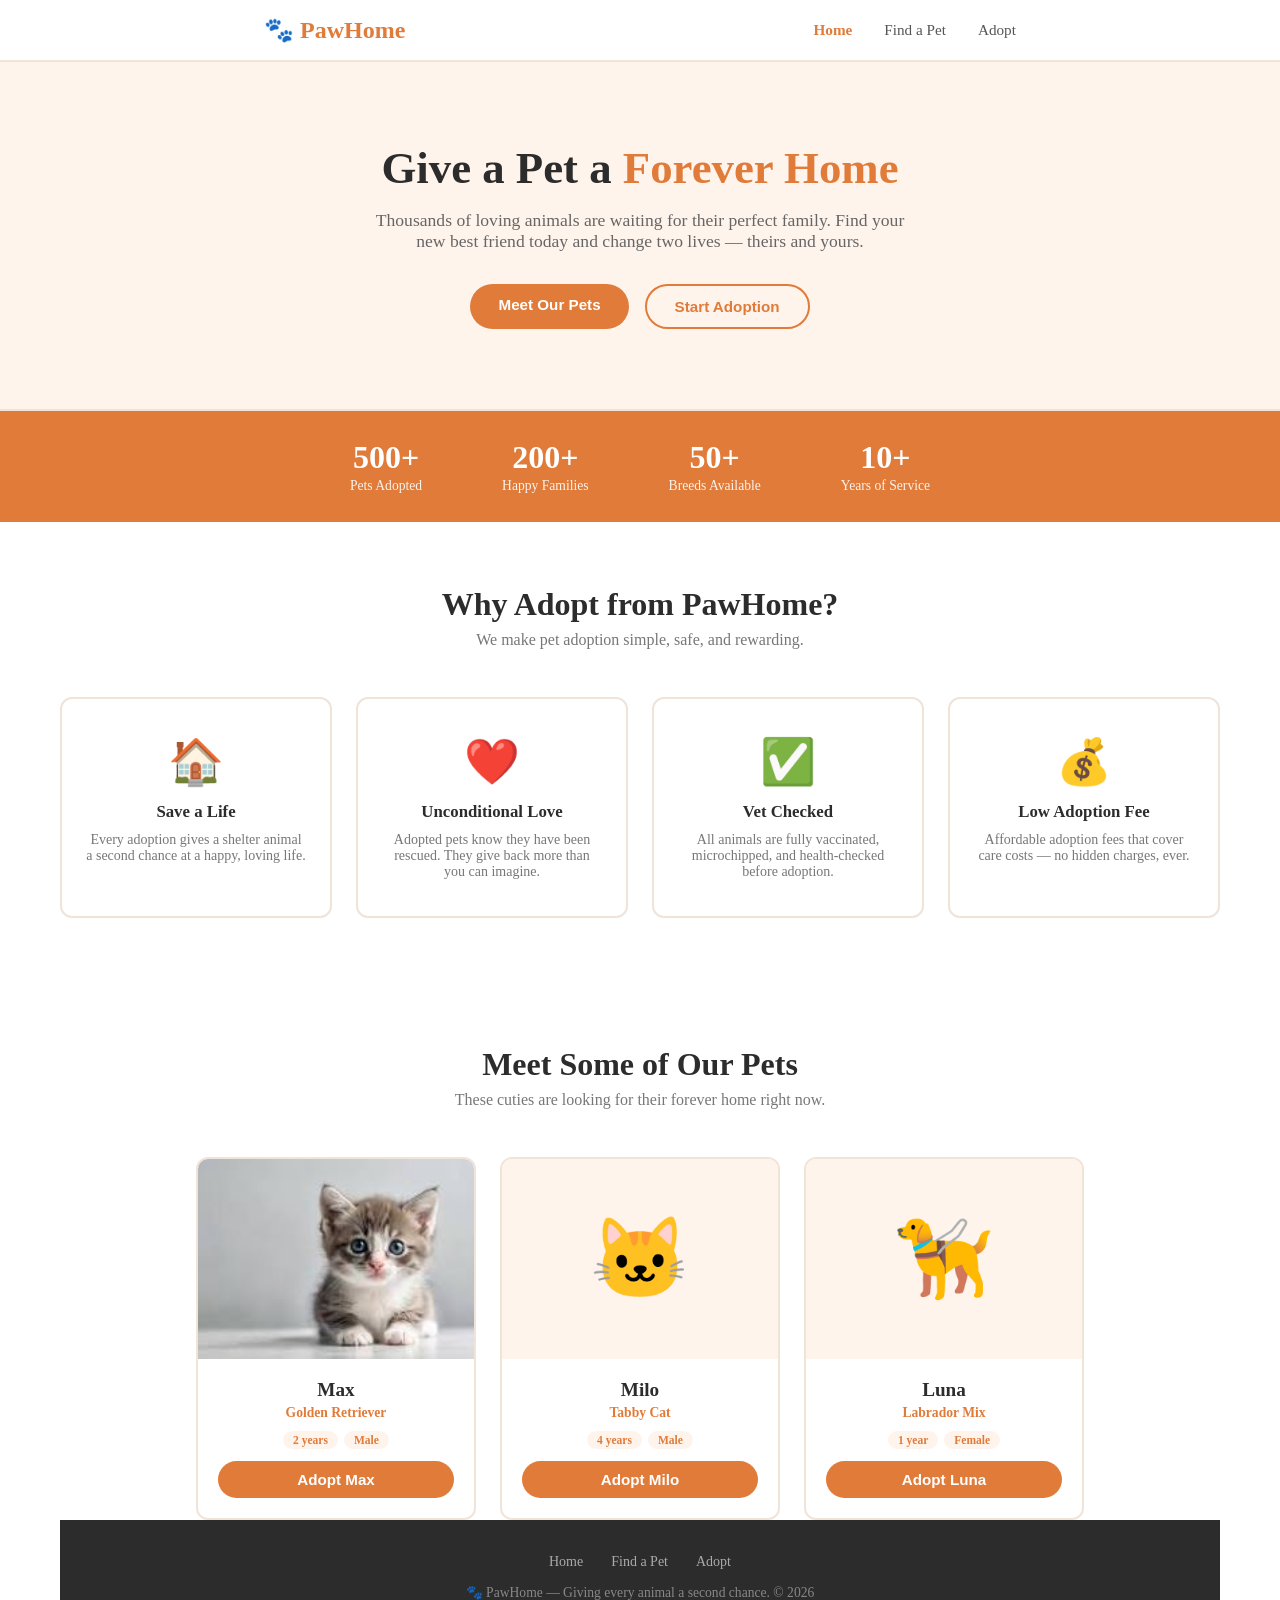
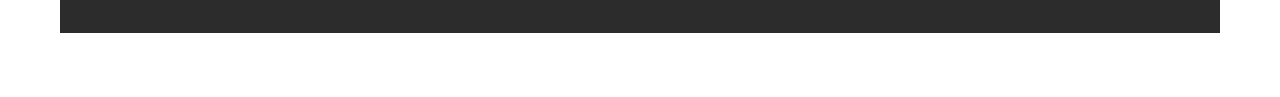
<file: index.html>
<!DOCTYPE html>
<html lang="en">

<head>
    <meta charset="UTF-8">
    <meta name="viewport" content="width=device-width, initial-scale=1.0">
    <title>Pet adoption</title>
    <link rel="stylesheet" href="style.css">
</head>

<body>

    <nav class="navbar">
        <a href="index.html" class="nav-logo">🐾 PawHome</a>
        <ul class="nav-links">
            <li><a href="index.html" class="active">Home</a></li>
            <li><a href="pets.html">Find a Pet</a></li>
            <li><a href="contact.html">Adopt</a></li>
        </ul>
    </nav>


    <!-- ========== HERO ========== -->
    <section class="hero">
        <h1>Give a Pet a <span>Forever Home</span></h1>
        <p>
            Thousands of loving animals are waiting for their perfect family.
            Find your new best friend today and change two lives — theirs and yours.
        </p>
        <div class="hero-buttons">
            <a href="pets.html" class="btn btn-primary">Meet Our Pets</a>
            <a href="contact.html" class="btn btn-outline">Start Adoption</a>
        </div>
    </section>


    <!-- ========== STATS BAR ========== -->
    <div class="stats-bar">
        <div class="stat-item">
            <span class="number">500+</span>
            <span class="label">Pets Adopted</span>
        </div>
        <div class="stat-item">
            <span class="number">200+</span>
            <span class="label">Happy Families</span>
        </div>
        <div class="stat-item">
            <span class="number">50+</span>
            <span class="label">Breeds Available</span>
        </div>
        <div class="stat-item">
            <span class="number">10+</span>
            <span class="label">Years of Service</span>
        </div>
    </div>


    <!-- ========== WHY ADOPT ========== -->
    <section class="section">
        <div class="section-title">
            <h2>Why Adopt from PawHome?</h2>
            <p>We make pet adoption simple, safe, and rewarding.</p>
        </div>


        <div class="cards-row">

            <div class="reason-card">
                <span class="icon">🏠</span>
                <h3>Save a Life</h3>
                <p>Every adoption gives a shelter animal a second chance at a happy, loving life.</p>
            </div>

            <div class="reason-card">
                <span class="icon">❤️</span>
                <h3>Unconditional Love</h3>
                <p>Adopted pets know they have been rescued. They give back more than you can imagine.</p>
            </div>

            <div class="reason-card">
                <span class="icon">✅</span>
                <h3>Vet Checked</h3>
                <p>All animals are fully vaccinated, microchipped, and health-checked before adoption.</p>
            </div>

            <div class="reason-card">
                <span class="icon">💰</span>
                <h3>Low Adoption Fee</h3>
                <p>Affordable adoption fees that cover care costs — no hidden charges, ever.</p>
            </div>



        </div>
    </section>



    <!-- ========== FEATURED PETS (preview 3 cards) ========== -->
    <section class="section section-white">
        <div class="section-title">
            <h2>Meet Some of Our Pets</h2>
            <p>These cuties are looking for their forever home right now.</p>
        </div>

        <div class="cards-row">

            <!-- Pet Card: Max -->
            <div class="pet-card">
                <div class="pet-image">
                    <!--
                HOW TO ADD YOUR IMAGE:
                1. Create a folder called "images" inside day2/
                2. Put your photo in it (e.g. max.jpg)
                3. Delete the line below with the emoji
                4. Add this line: <img src="images/max.jpg" alt="Max">
              -->
                    <!-- <div class="pet-emoji">🐕</div> -->

                    <img src="./images/download.jfif" alt="">
                </div>
                <div class="pet-info">
                    <h3>Max</h3>
                    <div class="pet-breed">Golden Retriever</div>
                    <div class="pet-tags">
                        <span class="pet-tag">2 years</span>
                        <span class="pet-tag">Male</span>
                    </div>
                    <a href="contact.html" class="btn btn-primary">Adopt Max</a>
                </div>
            </div>

            <!-- Pet Card: Milo -->
            <div class="pet-card">
                <div class="pet-image">
                    <!--
                To add image: <img src="images/milo.jpg" alt="Milo">
              -->
                    <div class="pet-emoji">🐱</div>
                </div>
                <div class="pet-info">
                    <h3>Milo</h3>
                    <div class="pet-breed">Tabby Cat</div>
                    <div class="pet-tags">
                        <span class="pet-tag">4 years</span>
                        <span class="pet-tag">Male</span>
                    </div>
                    <a href="contact.html" class="btn btn-primary">Adopt Milo</a>
                </div>
            </div>

            <!-- Pet Card: Luna -->
            <div class="pet-card">
                <div class="pet-image">
                    <!--
                To add image: <img src="images/luna.jpg" alt="Luna">
              -->
                    <div class="pet-emoji">🦮</div>
                </div>
                <div class="pet-info">
                    <h3>Luna</h3>
                    <div class="pet-breed">Labrador Mix</div>
                    <div class="pet-tags">
                        <span class="pet-tag">1 year</span>
                        <span class="pet-tag">Female</span>
                    </div>
                    <a href="contact.html" class="btn btn-primary">Adopt Luna</a>
                </div>
            </div>

        </div>


        <footer class="footer">
            <ul class="footer-links">
                <li><a href="index.html">Home</a></li>
                <li><a href="pets.html">Find a Pet</a></li>
                <li><a href="contact.html">Adopt</a></li>
            </ul>
            <p>🐾 PawHome &mdash; Giving every animal a second chance. &copy; 2026</p>
        </footer>

</body>

</html>
</file>
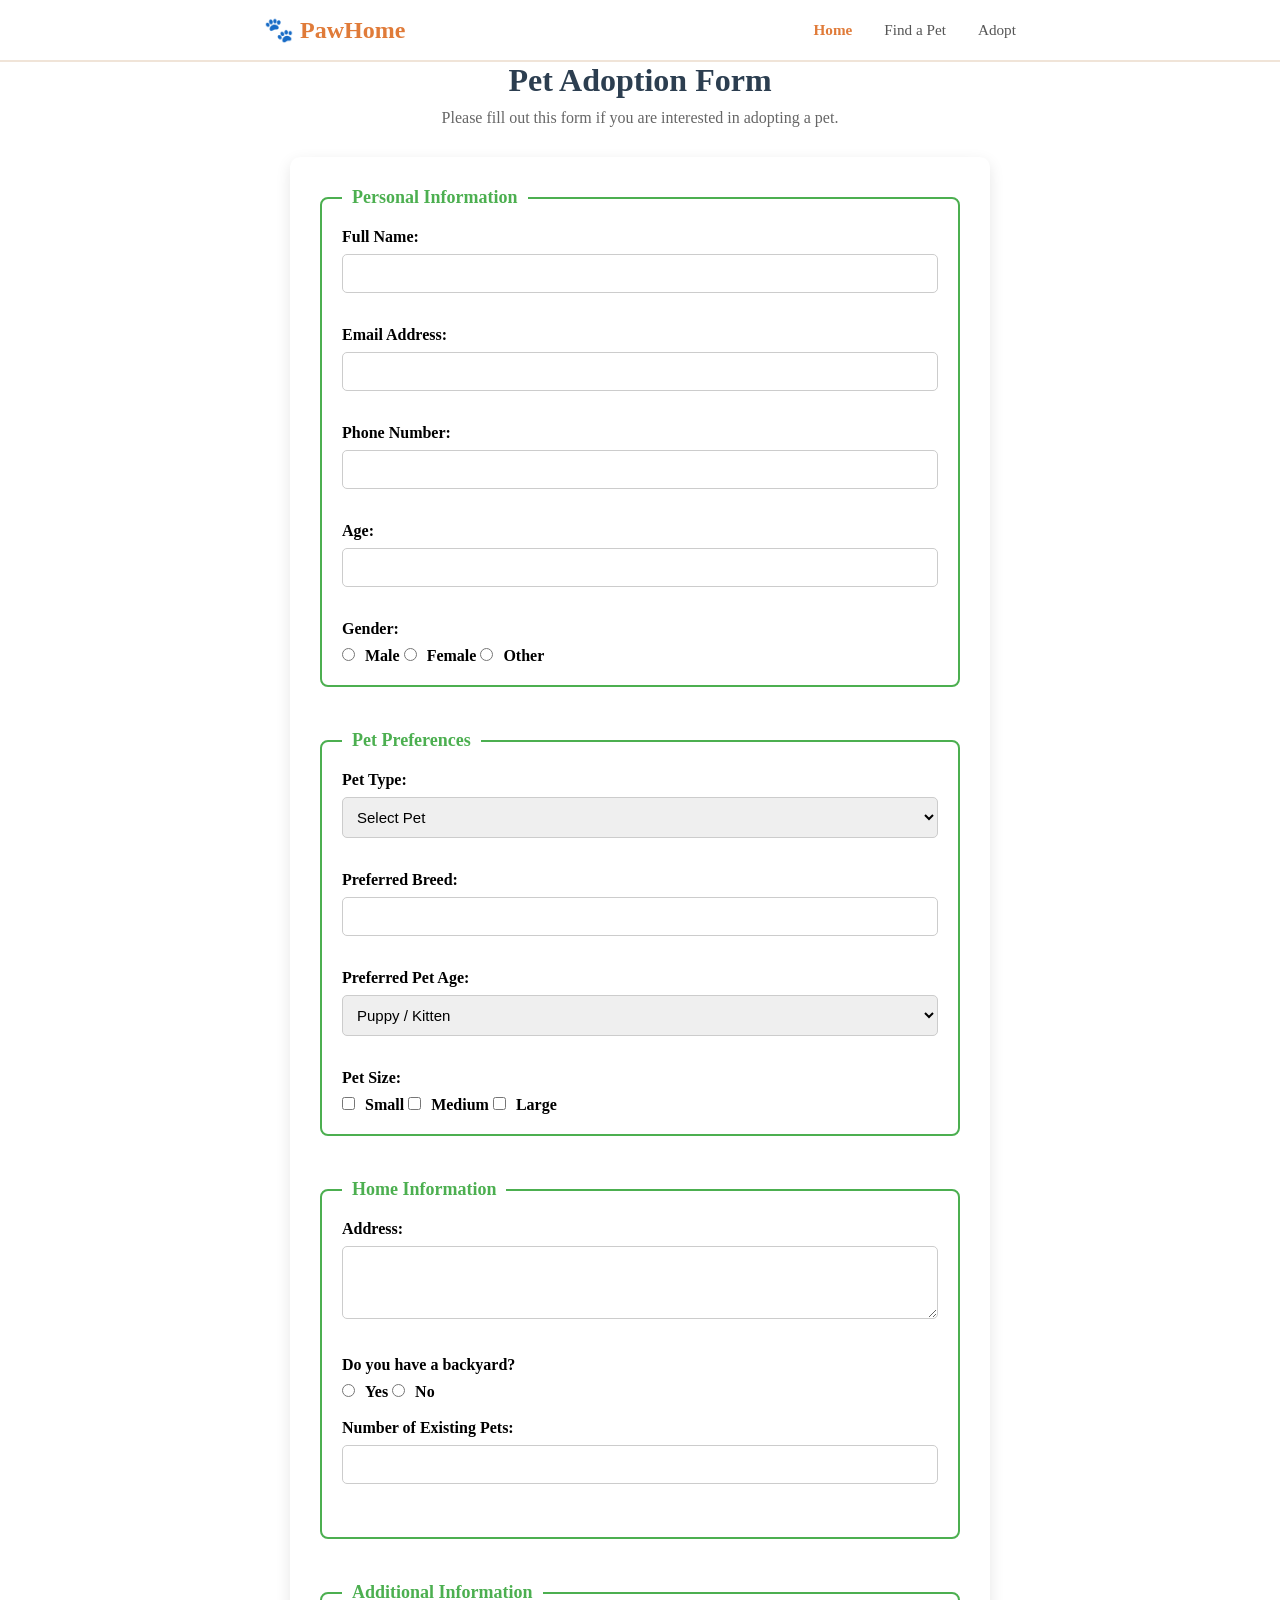
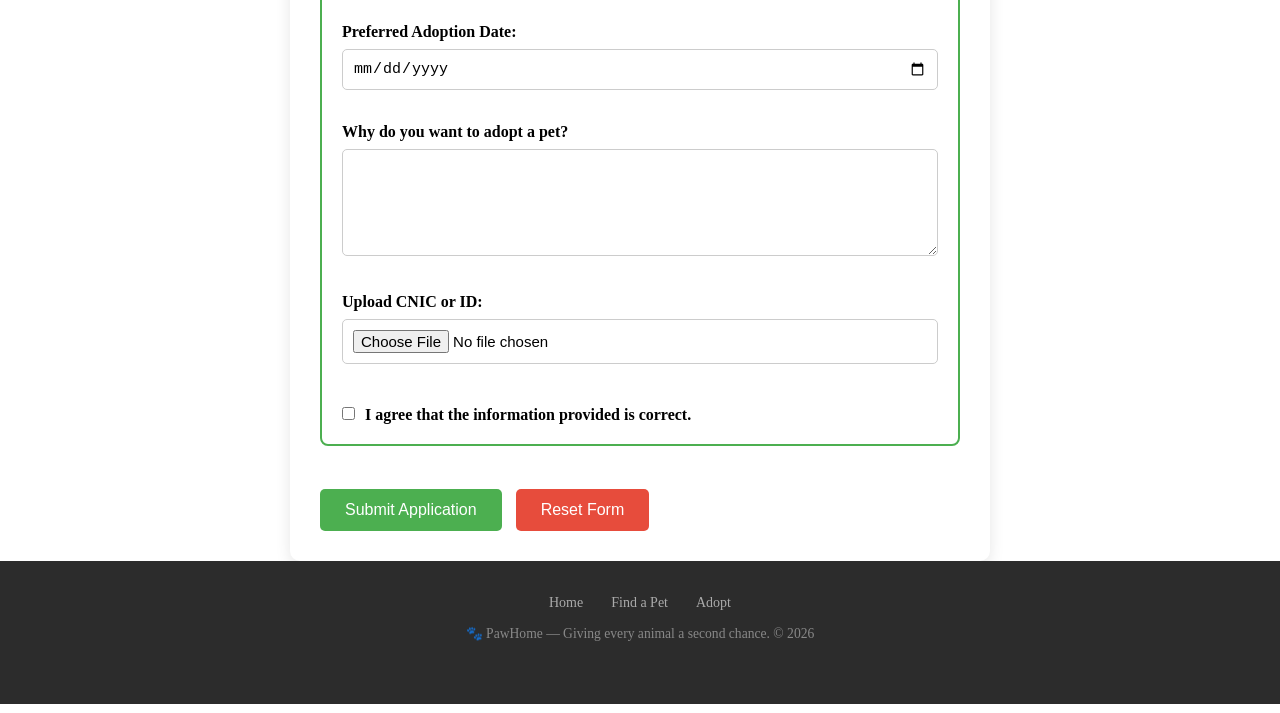
<file: contact.html>
<!DOCTYPE html>
<html lang="en">

<head>
    <meta charset="UTF-8">
    <meta name="viewport" content="width=device-width, initial-scale=1.0">
    <title>Pet Adoption Form</title>
    <link rel="stylesheet" href="style.css">



    <style>
        h1 {
            text-align: center;
            color: #2c3e50;
            margin-bottom: 10px;
        }

        p {
            text-align: center;
            margin-bottom: 30px;
            color: #666;
        }

        form {
            width: 700px;
            margin: auto;
            background: white;
            padding: 30px;
            border-radius: 10px;
            box-shadow: 0 5px 15px rgba(0, 0, 0, 0.1);
        }

        fieldset {
            border: 2px solid #4CAF50;
            border-radius: 8px;
            padding: 20px;
            margin-bottom: 25px;
        }

        legend {
            font-size: 18px;
            font-weight: bold;
            color: #4CAF50;
            padding: 0 10px;
        }

        label {
            font-weight: bold;
        }

        input[type="text"],
        input[type="email"],
        input[type="tel"],
        input[type="number"],
        input[type="date"],
        select,
        textarea,
        input[type="file"] {
            width: 100%;
            padding: 10px;
            margin-top: 8px;
            margin-bottom: 15px;
            border: 1px solid #ccc;
            border-radius: 5px;
            font-size: 15px;
        }

        textarea {
            resize: vertical;
        }

        input[type="radio"],
        input[type="checkbox"] {
            margin-right: 6px;
            margin-top: 10px;
        }

        input[type="submit"],
        input[type="reset"] {
            padding: 12px 25px;
            border: none;
            border-radius: 5px;
            cursor: pointer;
            font-size: 16px;
            margin-right: 10px;
            transition: 0.3s;
        }

        input[type="submit"] {
            background-color: #4CAF50;
            color: white;
        }

        input[type="submit"]:hover {
            background-color: #3d9140;
        }

        input[type="reset"] {
            background-color: #e74c3c;
            color: white;
        }

        input[type="reset"]:hover {
            background-color: #c0392b;
        }

        input:focus,
        select:focus,
        textarea:focus {
            outline: none;
            border-color: #4CAF50;
            box-shadow: 0 0 5px rgba(76, 175, 80, 0.4);
        }

        @media (max-width: 768px) {
            body {
                padding: 20px;
            }

            form {
                width: 100%;
                padding: 20px;
            }

            input[type="submit"],
            input[type="reset"] {
                width: 100%;
                margin-bottom: 10px;
            }
        }
    </style>
</head>

<body>

    <nav class="navbar">
        <a href="index.html" class="nav-logo">🐾 PawHome</a>
        <ul class="nav-links">
            <li><a href="index.html" class="active">Home</a></li>
            <li><a href="pets.html">Find a Pet</a></li>
            <li><a href="contact.html">Adopt</a></li>
        </ul>
    </nav>

    <h1>Pet Adoption Form</h1>
    <p>Please fill out this form if you are interested in adopting a pet.</p>

    <form>

        <fieldset>
            <legend>Personal Information</legend>

            <label for="fullname">Full Name:</label><br>
            <input type="text" id="fullname" name="fullname" required><br><br>

            <label for="email">Email Address:</label><br>
            <input type="email" id="email" name="email" required><br><br>

            <label for="phone">Phone Number:</label><br>
            <input type="tel" id="phone" name="phone"><br><br>

            <label for="age">Age:</label><br>
            <input type="number" id="age" name="age" min="18"><br><br>

            <label>Gender:</label><br>
            <input type="radio" id="male" name="gender" value="Male">
            <label for="male">Male</label>

            <input type="radio" id="female" name="gender" value="Female">
            <label for="female">Female</label>

            <input type="radio" id="other" name="gender" value="Other">
            <label for="other">Other</label>

        </fieldset>

        <br>

        <fieldset>
            <legend>Pet Preferences</legend>

            <label for="pettype">Pet Type:</label><br>
            <select id="pettype" name="pettype">
                <option value="">Select Pet</option>
                <option>Dog</option>
                <option>Cat</option>
                <option>Rabbit</option>
                <option>Bird</option>
                <option>Hamster</option>
            </select><br><br>

            <label for="breed">Preferred Breed:</label><br>
            <input type="text" id="breed" name="breed"><br><br>

            <label for="petage">Preferred Pet Age:</label><br>
            <select id="petage" name="petage">
                <option>Puppy / Kitten</option>
                <option>Young</option>
                <option>Adult</option>
                <option>Senior</option>
            </select><br><br>

            <label>Pet Size:</label><br>
            <input type="checkbox" id="small" name="size" value="Small">
            <label for="small">Small</label>

            <input type="checkbox" id="medium" name="size" value="Medium">
            <label for="medium">Medium</label>

            <input type="checkbox" id="large" name="size" value="Large">
            <label for="large">Large</label>

        </fieldset>

        <br>

        <fieldset>
            <legend>Home Information</legend>

            <label for="address">Address:</label><br>
            <textarea id="address" name="address" rows="3" cols="40"></textarea><br><br>

            <label>Do you have a backyard?</label><br>
            <input type="radio" id="yes" name="backyard" value="Yes">
            <label for="yes">Yes</label>

            <input type="radio" id="no" name="backyard" value="No">
            <label for="no">No</label><br><br>

            <label for="pets">Number of Existing Pets:</label><br>
            <input type="number" id="pets" name="pets" min="0"><br><br>

        </fieldset>

        <br>

        <fieldset>
            <legend>Additional Information</legend>

            <label for="date">Preferred Adoption Date:</label><br>
            <input type="date" id="date" name="date"><br><br>

            <label for="reason">Why do you want to adopt a pet?</label><br>
            <textarea id="reason" name="reason" rows="5" cols="40"></textarea><br><br>

            <label for="photo">Upload CNIC or ID:</label><br>
            <input type="file" id="photo" name="photo"><br><br>

            <label>
                <input type="checkbox" required>
                I agree that the information provided is correct.
            </label>

        </fieldset>

        <br>

        <input type="submit" value="Submit Application">
        <input type="reset" value="Reset Form">

    </form>


    <footer class="footer">
        <ul class="footer-links">
            <li><a href="index.html">Home</a></li>
            <li><a href="pets.html">Find a Pet</a></li>
            <li><a href="contact.html">Adopt</a></li>
        </ul>
        <p>🐾 PawHome &mdash; Giving every animal a second chance. &copy; 2026</p>
    </footer>

</body>

</html>
</file>
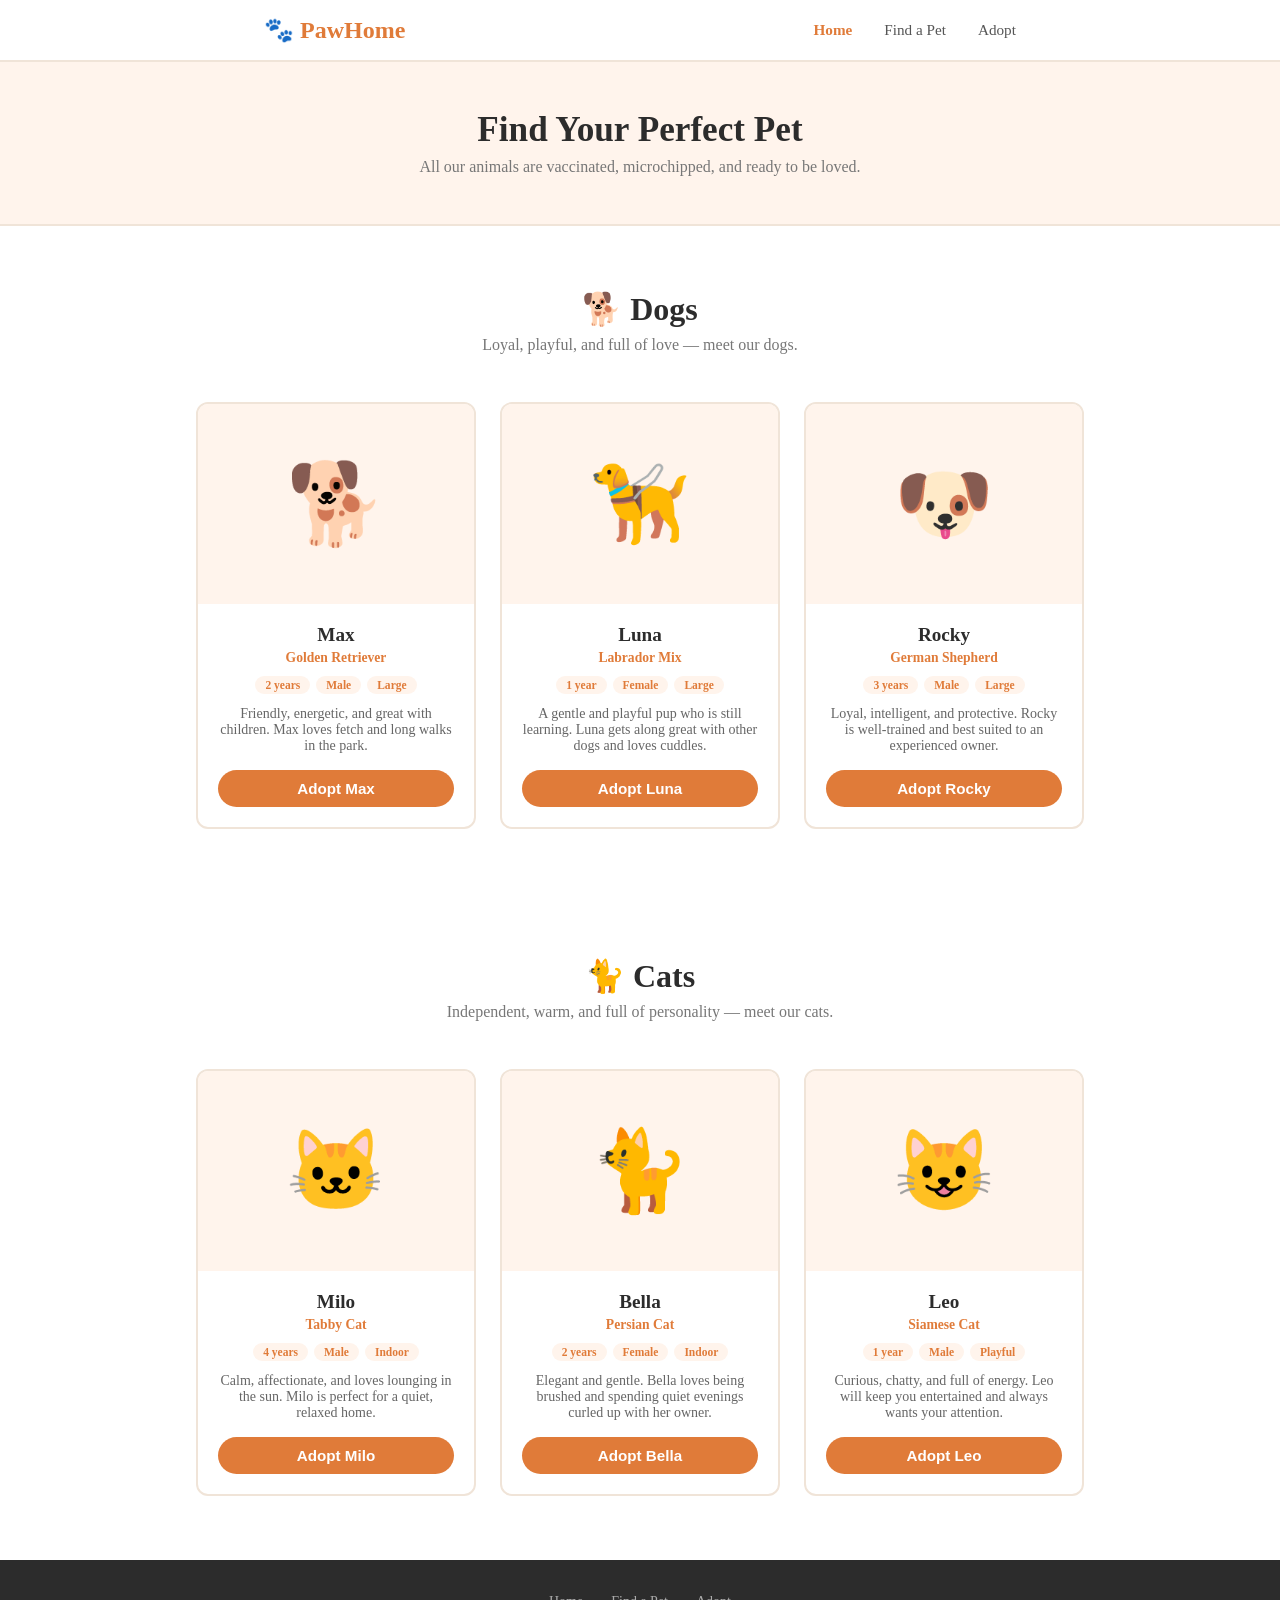
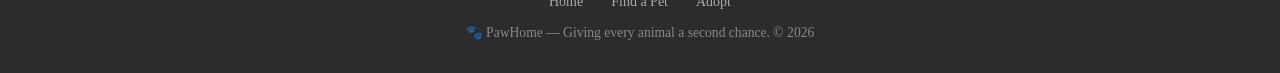
<file: pets.html>
<!DOCTYPE html>
<html lang="en">

<head>
    <meta charset="UTF-8">
    <meta name="viewport" content="width=device-width, initial-scale=1.0">
    <title>Pets Info</title>
    <link rel="stylesheet" href="style.css">
</head>

<body>

    <nav class="navbar">
        <a href="index.html" class="nav-logo">🐾 PawHome</a>
        <ul class="nav-links">
            <li><a href="index.html" class="active">Home</a></li>
            <li><a href="pets.html">Find a Pet</a></li>
            <li><a href="contact.html">Adopt</a></li>
        </ul>
    </nav>

    <!-- ========== PAGE HEADER ========== -->
    <div class="page-header">
        <h1>Find Your Perfect Pet</h1>
        <p>All our animals are vaccinated, microchipped, and ready to be loved.</p>
    </div>


    <!-- ========== DOGS SECTION ========== -->
    <section class="section">
        <div class="section-title">
            <h2>🐕 Dogs</h2>
            <p>Loyal, playful, and full of love — meet our dogs.</p>
        </div>

        <div class="cards-row">

            <!-- Dog 1: Max -->
            <div class="pet-card">
                <div class="pet-image">
                    <!--
                HOW TO ADD YOUR IMAGE:
                1. Create a folder called "images" inside day2/
                2. Put your photo inside it (e.g. max.jpg)
                3. Delete the emoji div below
                4. Add: <img src="images/max.jpg" alt="Max">
              -->
                    <div class="pet-emoji">🐕</div>
                </div>
                <div class="pet-info">
                    <h3>Max</h3>
                    <div class="pet-breed">Golden Retriever</div>
                    <div class="pet-tags">
                        <span class="pet-tag">2 years</span>
                        <span class="pet-tag">Male</span>
                        <span class="pet-tag">Large</span>
                    </div>
                    <p>Friendly, energetic, and great with children. Max loves fetch and long walks in the park.</p>
                    <a href="contact.html" class="btn btn-primary">Adopt Max</a>
                </div>
            </div>

            <!-- Dog 2: Luna -->
            <div class="pet-card">
                <div class="pet-image">
                    <!--
                To add image: <img src="images/luna.jpg" alt="Luna">
              -->
                    <div class="pet-emoji">🦮</div>
                </div>
                <div class="pet-info">
                    <h3>Luna</h3>
                    <div class="pet-breed">Labrador Mix</div>
                    <div class="pet-tags">
                        <span class="pet-tag">1 year</span>
                        <span class="pet-tag">Female</span>
                        <span class="pet-tag">Large</span>
                    </div>
                    <p>A gentle and playful pup who is still learning. Luna gets along great with other dogs and loves
                        cuddles.</p>
                    <a href="contact.html" class="btn btn-primary">Adopt Luna</a>
                </div>
            </div>

            <!-- Dog 3: Rocky -->
            <div class="pet-card">
                <div class="pet-image">
                    <!--
                To add image: <img src="images/rocky.jpg" alt="Rocky">
              -->
                    <div class="pet-emoji">🐶</div>
                </div>
                <div class="pet-info">
                    <h3>Rocky</h3>
                    <div class="pet-breed">German Shepherd</div>
                    <div class="pet-tags">
                        <span class="pet-tag">3 years</span>
                        <span class="pet-tag">Male</span>
                        <span class="pet-tag">Large</span>
                    </div>
                    <p>Loyal, intelligent, and protective. Rocky is well-trained and best suited to an experienced
                        owner.</p>
                    <a href="contact.html" class="btn btn-primary">Adopt Rocky</a>
                </div>
            </div>

        </div>
    </section>



    <!-- ========== CATS SECTION ========== -->
    <section class="section section-white">
        <div class="section-title">
            <h2>🐈 Cats</h2>
            <p>Independent, warm, and full of personality — meet our cats.</p>
        </div>

        <div class="cards-row">

            <!-- Cat 1: Milo -->
            <div class="pet-card">
                <div class="pet-image">
                    <!--
                To add image: <img src="images/milo.jpg" alt="Milo">
              -->
                    <div class="pet-emoji">🐱</div>
                </div>
                <div class="pet-info">
                    <h3>Milo</h3>
                    <div class="pet-breed">Tabby Cat</div>
                    <div class="pet-tags">
                        <span class="pet-tag">4 years</span>
                        <span class="pet-tag">Male</span>
                        <span class="pet-tag">Indoor</span>
                    </div>
                    <p>Calm, affectionate, and loves lounging in the sun. Milo is perfect for a quiet, relaxed home.</p>
                    <a href="contact.html" class="btn btn-primary">Adopt Milo</a>
                </div>
            </div>

            <!-- Cat 2: Bella -->
            <div class="pet-card">
                <div class="pet-image">
                    <!--
                To add image: <img src="images/bella.jpg" alt="Bella">
              -->
                    <div class="pet-emoji">🐈</div>
                </div>
                <div class="pet-info">
                    <h3>Bella</h3>
                    <div class="pet-breed">Persian Cat</div>
                    <div class="pet-tags">
                        <span class="pet-tag">2 years</span>
                        <span class="pet-tag">Female</span>
                        <span class="pet-tag">Indoor</span>
                    </div>
                    <p>Elegant and gentle. Bella loves being brushed and spending quiet evenings curled up with her
                        owner.</p>
                    <a href="contact.html" class="btn btn-primary">Adopt Bella</a>
                </div>
            </div>

            <!-- Cat 3: Leo -->
            <div class="pet-card">
                <div class="pet-image">
                    <!--
                To add image: <img src="images/leo.jpg" alt="Leo">
              -->
                    <div class="pet-emoji">😺</div>
                </div>
                <div class="pet-info">
                    <h3>Leo</h3>
                    <div class="pet-breed">Siamese Cat</div>
                    <div class="pet-tags">
                        <span class="pet-tag">1 year</span>
                        <span class="pet-tag">Male</span>
                        <span class="pet-tag">Playful</span>
                    </div>
                    <p>Curious, chatty, and full of energy. Leo will keep you entertained and always wants your
                        attention.</p>
                    <a href="contact.html" class="btn btn-primary">Adopt Leo</a>
                </div>
            </div>

        </div>
    </section>


    <!-- ========== FOOTER ========== -->
    <footer class="footer">
        <ul class="footer-links">
            <li><a href="index.html">Home</a></li>
            <li><a href="pets.html">Find a Pet</a></li>
            <li><a href="contact.html">Adopt</a></li>
        </ul>
        <p>🐾 PawHome &mdash; Giving every animal a second chance. &copy; 2026</p>
    </footer>







</body>

</html>
</file>
<file: style.css>
*{
    margin: 0;
    padding: 0;
    box-sizing: border-box;
}

.navbar {
    background-color: #ffffff;
    display: flex;
    justify-content: space-around;
    align-items: center;
    padding: 16px 60px;
    border-bottom: 2px solid #f0e4d8;
    position: sticky;
    top: 0;
  }

  .nav-logo {
    font-size: 1.5rem;
    font-weight: bold;
    color: #e07b39;
    text-decoration: none;
  }

  .nav-links {
    list-style: none;
    display: flex;
    gap: 32px;
  }


  .nav-links a {
    text-decoration: none;
    color: #555555;
    font-size: 0.95rem;
    font-weight: 500;
  }

  .nav-links a:hover {
    color: #e07b39;
  }

  .nav-links a.active {
    color: #e07b39;
    font-weight: bold;
  }

  .hero {
    background-color: #fff4ec;
    padding: 80px 60px;
    text-align: center;
    border-bottom: 2px solid #f0e4d8;
  }


  .hero h1 {
    font-size: 2.8rem;
    color: #2c2c2c;
    margin-bottom: 16px;
  }
  
  .hero h1 span {
    color: #e07b39;
  }
  
  .hero p {
    font-size: 1.1rem;
    color: #666666;
    max-width: 560px;
    margin: 0 auto 32px;
  }
  
  .hero-buttons {
    display: flex;
    justify-content: center;
    gap: 16px;
  }

  .btn {
    display: inline-block;
    padding: 12px 28px;
    border-radius: 30px;
    font-size: 0.95rem;
    font-weight: bold;
    text-decoration: none;
    border: none;
    cursor: pointer;
    font-family: Arial, sans-serif;
  }
  
  .btn-primary {
    background-color: #e07b39;
    color: white;
  }
  
  .btn-primary:hover {
    background-color: #c06020;
  }
  
  .btn-outline {
    background-color: transparent;
    color: #e07b39;
    border: 2px solid #e07b39;
  }
  
  .btn-outline:hover {
    background-color: #e07b39;
    color: white;
  }



  .stats-bar {
    background-color: #e07b39;
    display: flex;
    justify-content: center;
    gap: 80px;
    padding: 28px 60px;
  }

  .stat-item {
    text-align: center;
    color: white;
  }
  
  .stat-item .number {
    font-size: 2rem;
    font-weight: bold;
    display: block;
  }
  
  .stat-item .label {
    font-size: 0.85rem;
    opacity: 0.9;
  }


  .section {
    padding: 64px 60px;
  }
  
  .section-white {
    background-color: #ffffff;
  }
  
  .section-title {
    text-align: center;
    margin-bottom: 48px;
  }
  
  .section-title h2 {
    font-size: 2rem;
    color: #2c2c2c;
    margin-bottom: 8px;
  }
  
  .section-title p {
    color: #777777;
    font-size: 1rem;
  }

  .cards-row {
    display: flex;
    justify-content: center;
    gap: 24px;
    flex-wrap: wrap;
  }

  .reason-card {
    background-color: #ffffff;
    border: 2px solid #f0e4d8;
    border-radius: 12px;
    padding: 36px 24px;
    text-align: center;
    flex: 1;
    min-width: 220px;
    max-width: 280px;
  }


  .reason-card .icon {
    font-size: 2.8rem;
    display: block;
    margin-bottom: 14px;
  }
  
  .reason-card h3 {
    font-size: 1.05rem;
    color: #2c2c2c;
    margin-bottom: 10px;
  }
  
  .reason-card p {
    color: #777777;
    font-size: 0.875rem;
  }


  /* ================================
   PET CARDS
   ================================ */
.pet-card {
  background-color: #ffffff;
  border: 2px solid #f0e4d8;
  border-radius: 12px;
  overflow: hidden;
  width: 280px;
  transition: box-shadow 0.3s;
}

.pet-card:hover {
  box-shadow: 0 8px 24px rgba(0, 0, 0, 0.1);
  border-color: #e07b39;
}

/* Pet image area — shows emoji until you add a real image */
.pet-image {
  height: 200px;
  background-color: #fff4ec;
  display: flex;
  align-items: center;
  justify-content: center;
  overflow: hidden;
}

/* When you add a real <img> tag inside .pet-image, this styles it */
.pet-image img {
  width: 100%;
  height: 100%;
  object-fit: cover;
}

.pet-emoji {
  font-size: 5rem;
}

.pet-info {
  padding: 20px;
  text-align: center;
}

.pet-info h3 {
  font-size: 1.2rem;
  color: #2c2c2c;
  margin-bottom: 4px;
}

.pet-breed {
  font-size: 0.85rem;
  color: #e07b39;
  font-weight: bold;
  margin-bottom: 10px;
}

.pet-tags {
  display: flex;
  justify-content: center;
  gap: 6px;
  margin-bottom: 12px;
  flex-wrap: wrap;
}

.pet-tag {
  background-color: #fff4ec;
  color: #e07b39;
  font-size: 0.72rem;
  padding: 3px 10px;
  border-radius: 20px;
  font-weight: bold;
}

.pet-info p {
  font-size: 0.875rem;
  color: #666666;
  margin-bottom: 16px;
}

.pet-info .btn {
  width: 100%;
  display: block;
  text-align: center;
  padding: 10px;
}



/* ================================
   FOOTER
   ================================ */
.footer {
  background-color: #2c2c2c;
  padding: 32px 60px;
  text-align: center;
}

.footer-links {
  list-style: none;
  display: flex;
  justify-content: center;
  gap: 28px;
  margin-bottom: 14px;
}

.footer-links a {
  color: #aaaaaa;
  text-decoration: none;
  font-size: 0.875rem;
}

.footer-links a:hover {
  color: #e07b39;
}

.footer p {
  color: #888888;
  font-size: 0.85rem;
}


/* pets page css */
.page-header {
    background-color: #fff4ec;
    padding: 48px 60px;
    text-align: center;
    border-bottom: 2px solid #f0e4d8;
  }

  .page-header h1 {
    font-size: 2.2rem;
    color: #2c2c2c;
    margin-bottom: 8px;
  }
  
  .page-header p {
    color: #777777;
    font-size: 1rem;
  }
</file>
